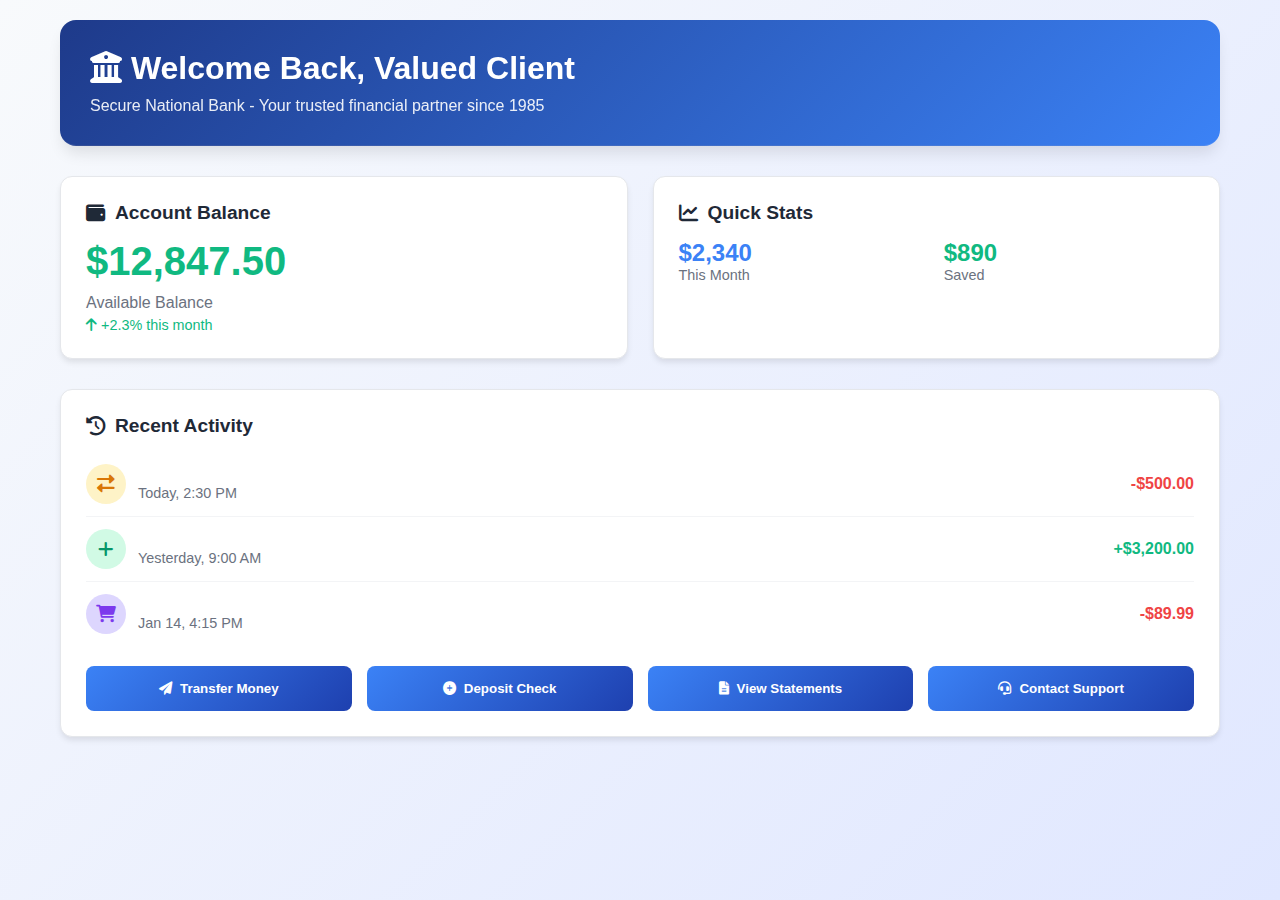
<file: real-bank.html>
<!DOCTYPE html>
<html lang="en" data-theme="light">
<head>
  <meta charset="UTF-8" />
  <meta name="viewport" content="width=device-width, initial-scale=1.0"/>
  <title>Secure National Bank - Dashboard</title>
  <link rel="stylesheet" href="style.css" />
  <link href="https://cdnjs.cloudflare.com/ajax/libs/font-awesome/6.0.0/css/all.min.css" rel="stylesheet">
  <style>
    /* Using same modern dashboard styling as honeypot but without tracking */
    body {
      background: linear-gradient(135deg, #f8fafc 0%, #e0e7ff 100%);
      font-family: 'Segoe UI', Tahoma, Geneva, Verdana, sans-serif;
      margin: 0;
      padding: 0;
    }
    
    .dashboard-container {
      max-width: 1200px;
      margin: 0 auto;
      padding: 20px;
    }
    
    .dashboard-header {
      background: linear-gradient(135deg, #1e3a8a 0%, #3b82f6 100%);
      color: white;
      padding: 30px;
      border-radius: 16px;
      margin-bottom: 30px;
      box-shadow: 0 10px 15px -3px rgb(0 0 0 / 0.1);
    }
    
    .dashboard-header h1 {
      margin: 0;
      font-size: 2rem;
      font-weight: 700;
    }
    
    .dashboard-header p {
      margin: 10px 0 0 0;
      opacity: 0.9;
    }
    
    .dashboard-grid {
      display: grid;
      grid-template-columns: repeat(auto-fit, minmax(300px, 1fr));
      gap: 25px;
      margin-bottom: 30px;
    }
    
    .dashboard-card {
      background: white;
      padding: 25px;
      border-radius: 12px;
      box-shadow: 0 4px 6px -1px rgb(0 0 0 / 0.1);
      border: 1px solid #e5e7eb;
    }
    
    .dashboard-card h3 {
      color: #1f2937;
      margin: 0 0 15px 0;
      font-size: 1.2rem;
      display: flex;
      align-items: center;
      gap: 10px;
    }
    
    .balance-amount {
      font-size: 2.5rem;
      font-weight: 700;
      color: #10b981;
      margin: 10px 0;
    }
    
    .activity-list {
      list-style: none;
      padding: 0;
      margin: 0;
    }
    
    .activity-list li {
      padding: 12px 0;
      border-bottom: 1px solid #f3f4f6;
      display: flex;
      align-items: center;
      gap: 12px;
    }
    
    .activity-list li:last-child {
      border-bottom: none;
    }
    
    .activity-icon {
      width: 40px;
      height: 40px;
      border-radius: 50%;
      display: flex;
      align-items: center;
      justify-content: center;
      font-size: 1.1rem;
    }
    
    .activity-icon.transfer {
      background: #fef3c7;
      color: #d97706;
    }
    
    .activity-icon.deposit {
      background: #d1fae5;
      color: #059669;
    }
    
    .activity-icon.purchase {
      background: #ddd6fe;
      color: #7c3aed;
    }
    
    .quick-actions {
      display: grid;
      grid-template-columns: repeat(auto-fit, minmax(200px, 1fr));
      gap: 15px;
      margin-top: 20px;
    }
    
    .action-btn {
      background: linear-gradient(135deg, #3b82f6 0%, #1e40af 100%);
      color: white;
      border: none;
      padding: 15px 20px;
      border-radius: 8px;
      cursor: pointer;
      font-weight: 600;
      transition: all 0.3s ease;
      display: flex;
      align-items: center;
      justify-content: center;
      gap: 8px;
    }
    
    .action-btn:hover {
      transform: translateY(-2px);
      box-shadow: 0 4px 6px -1px rgb(0 0 0 / 0.1);
    }
  </style>
</head>
<body>
  <div class="dashboard-container">
    <div class="dashboard-header">
      <h1><i class="fas fa-university"></i> Welcome Back, Valued Client</h1>
      <p>Secure National Bank - Your trusted financial partner since 1985</p>
    </div>

    <div class="dashboard-grid">
      <div class="dashboard-card">
        <h3><i class="fas fa-wallet"></i> Account Balance</h3>
        <div class="balance-amount">$12,847.50</div>
        <p style="color: #6b7280; margin: 0;">Available Balance</p>
        <p style="color: #10b981; margin: 5px 0 0 0; font-size: 0.9rem;">
          <i class="fas fa-arrow-up"></i> +2.3% this month
        </p>
      </div>

      <div class="dashboard-card">
        <h3><i class="fas fa-chart-line"></i> Quick Stats</h3>
        <div style="display: grid; grid-template-columns: 1fr 1fr; gap: 15px; margin-top: 15px;">
          <div>
            <div style="font-size: 1.5rem; font-weight: 600; color: #3b82f6;">$2,340</div>
            <div style="font-size: 0.9rem; color: #6b7280;">This Month</div>
          </div>
          <div>
            <div style="font-size: 1.5rem; font-weight: 600; color: #10b981;">$890</div>
            <div style="font-size: 0.9rem; color: #6b7280;">Saved</div>
          </div>
        </div>
      </div>
    </div>

    <div class="dashboard-card">
      <h3><i class="fas fa-history"></i> Recent Activity</h3>
      <ul class="activity-list">
        <li>
          <div class="activity-icon transfer">
            <i class="fas fa-exchange-alt"></i>
          </div>
          <div style="flex: 1;">
            <div style="font-weight: 600;">Transfer to John Smith</div>
            <div style="font-size: 0.9rem; color: #6b7280;">Today, 2:30 PM</div>
          </div>
          <div style="font-weight: 600; color: #ef4444;">-$500.00</div>
        </li>
        <li>
          <div class="activity-icon deposit">
            <i class="fas fa-plus"></i>
          </div>
          <div style="flex: 1;">
            <div style="font-weight: 600;">Salary Deposit</div>
            <div style="font-size: 0.9rem; color: #6b7280;">Yesterday, 9:00 AM</div>
          </div>
          <div style="font-weight: 600; color: #10b981;">+$3,200.00</div>
        </li>
        <li>
          <div class="activity-icon purchase">
            <i class="fas fa-shopping-cart"></i>
          </div>
          <div style="flex: 1;">
            <div style="font-weight: 600;">Amazon Purchase</div>
            <div style="font-size: 0.9rem; color: #6b7280;">Jan 14, 4:15 PM</div>
          </div>
          <div style="font-weight: 600; color: #ef4444;">-$89.99</div>
        </li>
      </ul>
      
      <div class="quick-actions">
        <button class="action-btn" onclick="handleAction('transfer')">
          <i class="fas fa-paper-plane"></i> Transfer Money
        </button>
        <button class="action-btn" onclick="handleAction('deposit')">
          <i class="fas fa-plus-circle"></i> Deposit Check
        </button>
        <button class="action-btn" onclick="handleAction('statements')">
          <i class="fas fa-file-alt"></i> View Statements
        </button>
        <button class="action-btn" onclick="handleAction('support')">
          <i class="fas fa-headset"></i> Contact Support
        </button>
      </div>
    </div>
  </div>

  <script>
    function handleAction(actionType) {
      const button = event.target;
      button.disabled = true;
      button.style.opacity = '0.7';
      
      // Simulate real banking operations
      setTimeout(() => {
        button.disabled = false;
        button.style.opacity = '1';
        
        switch(actionType) {
          case 'transfer':
            alert('Transfer feature: Please visit our branch or use our mobile app for transfers.');
            break;
          case 'deposit':
            alert('Deposit feature: Mobile check deposit is available through our mobile app.');
            break;
          case 'statements':
            alert('Statements: Your monthly statements are available in the Documents section.');
            break;
          case 'support':
            alert('Support: Please call 1-800-BANK-HELP for immediate assistance.');
            break;
          default:
            alert('Feature coming soon. Thank you for your patience.');
        }
      }, 1000);
    }

    // Add some realistic interactions
    document.addEventListener('DOMContentLoaded', function() {
      // Update last login time
      const now = new Date();
      const timeString = now.toLocaleTimeString();
      
      // Add some dynamic elements for realism
      console.log('Secure National Bank - Dashboard loaded successfully');
      console.log('Session started at:', timeString);
    });
  </script>
</body>
</html>
</file>
<file: style.css>
* {
  margin: 0;
  padding: 0;
  box-sizing: border-box;
}

body {
  font-family: "Segoe UI", Tahoma, Geneva, Verdana, sans-serif;
  background: linear-gradient(135deg, #0f1419 0%, #1a1f2e 100%);
  color: #ffffff;
  min-height: 100vh;
  direction: ltr; /* Changed direction from rtl to ltr for English */
}

/* Header Styles */
.dashboard-header {
  background: rgba(255, 255, 255, 0.05);
  backdrop-filter: blur(10px);
  border-bottom: 1px solid rgba(255, 255, 255, 0.1);
  padding: 1rem 2rem;
  position: sticky;
  top: 0;
  z-index: 100;
}

.header-content {
  display: flex;
  justify-content: space-between;
  align-items: center;
  max-width: 1400px;
  margin: 0 auto;
}

.logo-section {
  display: flex;
  align-items: center;
  gap: 1rem;
}

.logo-section i {
  font-size: 2rem;
  color: #ff6b6b;
}

.logo-section h1 {
  font-size: 1.5rem;
  font-weight: 700;
  background: linear-gradient(45deg, #ff6b6b, #4ecdc4);
  -webkit-background-clip: text;
  -webkit-text-fill-color: transparent;
}

.header-actions {
  display: flex;
  align-items: center;
  gap: 1.5rem;
}

.status-indicator {
  display: flex;
  align-items: center;
  gap: 0.5rem;
  padding: 0.5rem 1rem;
  background: rgba(76, 175, 80, 0.2);
  border-radius: 20px;
  border: 1px solid rgba(76, 175, 80, 0.3);
}

.status-dot {
  width: 8px;
  height: 8px;
  border-radius: 50%;
  background: #4caf50;
  animation: pulse 2s infinite;
}

@keyframes pulse {
  0% {
    opacity: 1;
  }
  50% {
    opacity: 0.5;
  }
  100% {
    opacity: 1;
  }
}

.logout-btn {
  background: linear-gradient(45deg, #ff4757, #ff3742);
  color: white;
  border: none;
  padding: 0.75rem 1.5rem;
  border-radius: 25px;
  cursor: pointer;
  font-weight: 600;
  transition: all 0.3s ease;
  display: flex;
  align-items: center;
  gap: 0.5rem;
}

.logout-btn:hover {
  transform: translateY(-2px);
  box-shadow: 0 5px 15px rgba(255, 71, 87, 0.4);
}

/* Stats Cards */
.stats-container {
  display: grid;
  grid-template-columns: repeat(auto-fit, minmax(250px, 1fr));
  gap: 1.5rem;
  padding: 2rem;
  max-width: 1400px;
  margin: 0 auto;
}

.stat-card {
  background: rgba(255, 255, 255, 0.05);
  backdrop-filter: blur(10px);
  border: 1px solid rgba(255, 255, 255, 0.1);
  border-radius: 15px;
  padding: 1.5rem;
  display: flex;
  align-items: center;
  gap: 1rem;
  transition: all 0.3s ease;
}

.stat-card:hover {
  transform: translateY(-5px);
  box-shadow: 0 10px 30px rgba(0, 0, 0, 0.3);
  border-color: rgba(255, 255, 255, 0.2);
}

.stat-icon {
  width: 60px;
  height: 60px;
  border-radius: 12px;
  display: flex;
  align-items: center;
  justify-content: center;
  font-size: 1.5rem;
}

.stat-card:nth-child(1) .stat-icon {
  background: linear-gradient(45deg, #ff6b6b, #ff8e8e);
  color: white;
}

.stat-card:nth-child(2) .stat-icon {
  background: linear-gradient(45deg, #4ecdc4, #44a08d);
  color: white;
}

.stat-card:nth-child(3) .stat-icon {
  background: linear-gradient(45deg, #45b7d1, #96c93d);
  color: white;
}

.stat-card:nth-child(4) .stat-icon {
  background: linear-gradient(45deg, #f093fb, #f5576c);
  color: white;
}

.stat-content h3 {
  font-size: 2rem;
  font-weight: 700;
  margin-bottom: 0.5rem;
}

.stat-content p {
  color: rgba(255, 255, 255, 0.7);
  font-size: 0.9rem;
}

/* Analysis Section */
.analysis-section {
  padding: 2rem;
  max-width: 1400px;
  margin: 0 auto;
}

.analysis-section h2 {
  margin-bottom: 1.5rem;
  display: flex;
  align-items: center;
  gap: 0.5rem;
  font-size: 1.5rem;
}

.attack-types-grid {
  display: grid;
  grid-template-columns: repeat(auto-fit, minmax(200px, 1fr));
  gap: 1rem;
  margin-bottom: 2rem;
}

.attack-type-card {
  background: rgba(255, 255, 255, 0.05);
  border: 1px solid rgba(255, 255, 255, 0.1);
  border-radius: 10px;
  padding: 1rem;
  text-align: center;
  transition: all 0.3s ease;
}

.attack-type-card:hover {
  transform: scale(1.05);
  border-color: rgba(255, 255, 255, 0.2);
}

.attack-type-card h4 {
  margin-bottom: 0.5rem;
  color: #ff6b6b;
}

.attack-count {
  font-size: 1.5rem;
  font-weight: bold;
  color: #4ecdc4;
}

/* Controls Section */
.controls-section {
  padding: 0 2rem 2rem;
  max-width: 1400px;
  margin: 0 auto;
}

.control-group {
  display: flex;
  gap: 1rem;
  flex-wrap: wrap;
}

.control-btn {
  background: rgba(255, 255, 255, 0.1);
  color: white;
  border: 1px solid rgba(255, 255, 255, 0.2);
  padding: 0.75rem 1.5rem;
  border-radius: 25px;
  cursor: pointer;
  font-weight: 600;
  transition: all 0.3s ease;
  display: flex;
  align-items: center;
  gap: 0.5rem;
}

.control-btn:hover {
  background: rgba(255, 255, 255, 0.2);
  transform: translateY(-2px);
}

/* Chart Section */
.chart-section {
  padding: 2rem;
  max-width: 1400px;
  margin: 0 auto;
}

.chart-section h2 {
  margin-bottom: 1.5rem;
  display: flex;
  align-items: center;
  gap: 0.5rem;
}

#attackChart {
  background: rgba(255, 255, 255, 0.05);
  border-radius: 15px;
  padding: 1rem;
  backdrop-filter: blur(10px);
  border: 1px solid rgba(255, 255, 255, 0.1);
  height: 400px;
  max-height: 400px;
}

/* Table Section */
.table-section {
  padding: 2rem;
  max-width: 1400px;
  margin: 0 auto;
}

.table-header {
  display: flex;
  justify-content: space-between;
  align-items: center;
  margin-bottom: 1.5rem;
  flex-wrap: wrap;
  gap: 1rem;
}

.table-header h2 {
  display: flex;
  align-items: center;
  gap: 0.5rem;
}

.table-controls {
  display: flex;
  gap: 1rem;
  flex-wrap: wrap;
}

.search-input,
.filter-select {
  background: rgba(255, 255, 255, 0.1);
  border: 1px solid rgba(255, 255, 255, 0.2);
  color: white;
  padding: 0.5rem 1rem;
  border-radius: 20px;
  outline: none;
}

.search-input::placeholder {
  color: rgba(255, 255, 255, 0.5);
}

.filter-select option {
  background: #1a1f2e;
  color: white;
  padding: 0.5rem;
  border: none;
}

.filter-select:focus {
  border-color: #4ecdc4;
  box-shadow: 0 0 0 2px rgba(78, 205, 196, 0.2);
}

.table-container {
  background: rgba(255, 255, 255, 0.05);
  border-radius: 15px;
  overflow: hidden;
  backdrop-filter: blur(10px);
  border: 1px solid rgba(255, 255, 255, 0.1);
}

.logs-table {
  width: 100%;
  border-collapse: collapse;
}

.logs-table th {
  background: rgba(255, 255, 255, 0.1);
  padding: 1rem;
  text-align: left; /* Changed text alignment from right to left for English */
  font-weight: 600;
  border-bottom: 1px solid rgba(255, 255, 255, 0.1);
}

.logs-table td {
  padding: 1rem;
  border-bottom: 1px solid rgba(255, 255, 255, 0.05);
  vertical-align: top;
}

.logs-table tr:hover {
  background: rgba(255, 255, 255, 0.05);
}

.payload-cell {
  max-width: 200px;
  word-break: break-all;
  font-family: "Courier New", monospace;
  font-size: 0.8rem;
  background: rgba(0, 0, 0, 0.3);
  padding: 0.5rem;
  border-radius: 5px;
}

.attack-type-badge {
  padding: 0.25rem 0.75rem;
  border-radius: 15px;
  font-size: 0.8rem;
  font-weight: 600;
  text-align: center;
  white-space: nowrap;
}

.risk-high {
  background: rgba(255, 107, 107, 0.2);
  color: #ff6b6b;
  border: 1px solid #ff6b6b;
}
.risk-medium {
  background: rgba(255, 193, 7, 0.2);
  color: #ffc107;
  border: 1px solid #ffc107;
}
.risk-low {
  background: rgba(76, 175, 80, 0.2);
  color: #4caf50;
  border: 1px solid #4caf50;
}

/* Login Page Styles */
.login-body {
  background: linear-gradient(135deg, #1e3c72 0%, #2a5298 50%, #1e3c72 100%);
  min-height: 100vh;
  font-family: "Inter", -apple-system, BlinkMacSystemFont, "Segoe UI", Roboto, sans-serif;
}

.login-container {
  min-height: 100vh;
  display: flex;
  flex-direction: column;
  align-items: center;
  justify-content: center;
  padding: 2rem;
  position: relative;
}

.login-container::before {
  content: "";
  position: absolute;
  top: 0;
  left: 0;
  right: 0;
  bottom: 0;
  background: url('data:image/svg+xml,<svg xmlns="http://www.w3.org/2000/svg" viewBox="0 0 100 100"><defs><pattern id="grid" width="10" height="10" patternUnits="userSpaceOnUse"><path d="M 10 0 L 0 0 0 10" fill="none" stroke="rgba(255,255,255,0.03)" stroke-width="1"/></pattern></defs><rect width="100" height="100" fill="url(%23grid)"/></svg>');
  pointer-events: none;
}

.login-card {
  background: rgba(255, 255, 255, 0.98);
  backdrop-filter: blur(20px);
  border-radius: 24px;
  padding: 3rem;
  box-shadow: 0 32px 64px rgba(0, 0, 0, 0.15), 0 16px 32px rgba(0, 0, 0, 0.1), inset 0 1px 0 rgba(255, 255, 255, 0.8);
  width: 100%;
  max-width: 480px;
  border: 1px solid rgba(255, 255, 255, 0.2);
  position: relative;
  z-index: 1;
}

.bank-header {
  text-align: center;
  margin-bottom: 2.5rem;
  padding-bottom: 1.5rem;
  border-bottom: 2px solid #f1f5f9;
}

.bank-logo {
  width: 80px;
  height: 80px;
  background: linear-gradient(135deg, #1e3c72, #2a5298);
  border-radius: 20px;
  display: flex;
  align-items: center;
  justify-content: center;
  margin: 0 auto 1.5rem;
  box-shadow: 0 8px 24px rgba(30, 60, 114, 0.3);
}

.bank-logo i {
  font-size: 2.5rem;
  color: white;
}

.bank-header h1 {
  color: #1e293b;
  font-size: 2rem;
  font-weight: 700;
  margin-bottom: 0.5rem;
  letter-spacing: -0.025em;
}

.bank-header p {
  color: #64748b;
  font-size: 1rem;
  font-weight: 500;
}

.form-section h2 {
  color: #1e293b;
  font-size: 1.5rem;
  font-weight: 600;
  margin-bottom: 2rem;
  text-align: center;
}

.input-group {
  margin-bottom: 1.5rem;
}

.input-group label {
  display: block;
  color: #374151;
  font-size: 0.875rem;
  font-weight: 600;
  margin-bottom: 0.5rem;
  letter-spacing: 0.025em;
}

.input-wrapper {
  position: relative;
  display: flex;
  align-items: center;
}

.input-wrapper i {
  position: absolute;
  left: 1rem;
  color: #9ca3af;
  font-size: 1.1rem;
  z-index: 2;
}

.input-wrapper input {
  width: 100%;
  padding: 1rem 1rem 1rem 3rem;
  border: 2px solid #e5e7eb;
  border-radius: 12px;
  font-size: 1rem;
  background: #fafafa;
  color: #1f2937;
  transition: all 0.2s ease;
  font-weight: 500;
}

.input-wrapper input:focus {
  outline: none;
  border-color: #2a5298;
  background: white;
  box-shadow: 0 0 0 4px rgba(42, 82, 152, 0.1);
}

.input-wrapper input::placeholder {
  color: #9ca3af;
  font-weight: 400;
}

.toggle-password {
  position: absolute;
  right: 1rem;
  background: none;
  border: none;
  color: #6b7280;
  cursor: pointer;
  font-size: 1.1rem;
  padding: 0.5rem;
  border-radius: 6px;
  transition: all 0.2s ease;
  z-index: 2;
}

.toggle-password:hover {
  color: #2a5298;
  background: rgba(42, 82, 152, 0.1);
}

.btn-primary {
  width: 100%;
  background: linear-gradient(135deg, #1e3c72, #2a5298);
  color: white;
  border: none;
  padding: 1rem 1.5rem;
  border-radius: 12px;
  font-size: 1.1rem;
  font-weight: 600;
  cursor: pointer;
  transition: all 0.3s ease;
  display: flex;
  align-items: center;
  justify-content: center;
  gap: 0.75rem;
  margin: 2rem 0 1.5rem;
  box-shadow: 0 4px 12px rgba(30, 60, 114, 0.3);
  letter-spacing: 0.025em;
}

.btn-primary:hover {
  transform: translateY(-2px);
  box-shadow: 0 8px 24px rgba(30, 60, 114, 0.4);
  background: linear-gradient(135deg, #1a3464, #245086);
}

.btn-primary:active {
  transform: translateY(0);
}

.form-footer {
  text-align: center;
  padding-top: 1rem;
  border-top: 1px solid #f1f5f9;
}

.create-account-link,
.back-link {
  color: #2a5298;
  text-decoration: none;
  font-size: 0.95rem;
  font-weight: 600;
  cursor: pointer;
  transition: all 0.2s ease;
  display: inline-flex;
  align-items: center;
  gap: 0.5rem;
  padding: 0.5rem;
  border-radius: 8px;
}

.create-account-link:hover,
.back-link:hover {
  color: #1e3c72;
  background: rgba(42, 82, 152, 0.1);
}

.security-features {
  display: flex;
  justify-content: center;
  gap: 2rem;
  margin-top: 2rem;
  flex-wrap: wrap;
}

.security-item {
  display: flex;
  align-items: center;
  gap: 0.5rem;
  color: rgba(255, 255, 255, 0.9);
  font-size: 0.875rem;
  font-weight: 500;
}

.security-item i {
  color: #60a5fa;
  font-size: 1rem;
}

.message {
  margin-bottom: 1.5rem;
  padding: 1rem;
  border-radius: 10px;
  font-size: 0.9rem;
  font-weight: 500;
}

.error {
  background: linear-gradient(135deg, #fef2f2, #fee2e2);
  color: #dc2626;
  border: 1px solid #fecaca;
  display: flex;
  align-items: center;
  gap: 0.5rem;
}

.success {
  background: linear-gradient(135deg, #f0fdf4, #dcfce7);
  color: #16a34a;
  border: 1px solid #bbf7d0;
  display: flex;
  align-items: center;
  gap: 0.5rem;
}

/* Responsive Design for Login */
@media (max-width: 640px) {
  .login-container {
    padding: 1rem;
  }

  .login-card {
    padding: 2rem 1.5rem;
  }

  .security-features {
    flex-direction: column;
    gap: 1rem;
    align-items: center;
  }

  .bank-header h1 {
    font-size: 1.75rem;
  }
}

/* Responsive Design */
@media (max-width: 768px) {
  .header-content {
    flex-direction: column;
    gap: 1rem;
  }

  .stats-container {
    grid-template-columns: 1fr;
    padding: 1rem;
  }

  .table-header {
    flex-direction: column;
    align-items: stretch;
  }

  .table-controls {
    justify-content: stretch;
  }

  .search-input,
  .filter-select {
    flex: 1;
  }

  .logs-table {
    font-size: 0.8rem;
  }

  .logs-table th,
  .logs-table td {
    padding: 0.5rem;
  }
}

@media (max-width: 480px) {
  .login-card {
    padding: 30px 20px;
    margin: 10px;
  }

  .form-links {
    flex-direction: column;
    text-align: center;
  }
}
</file>
